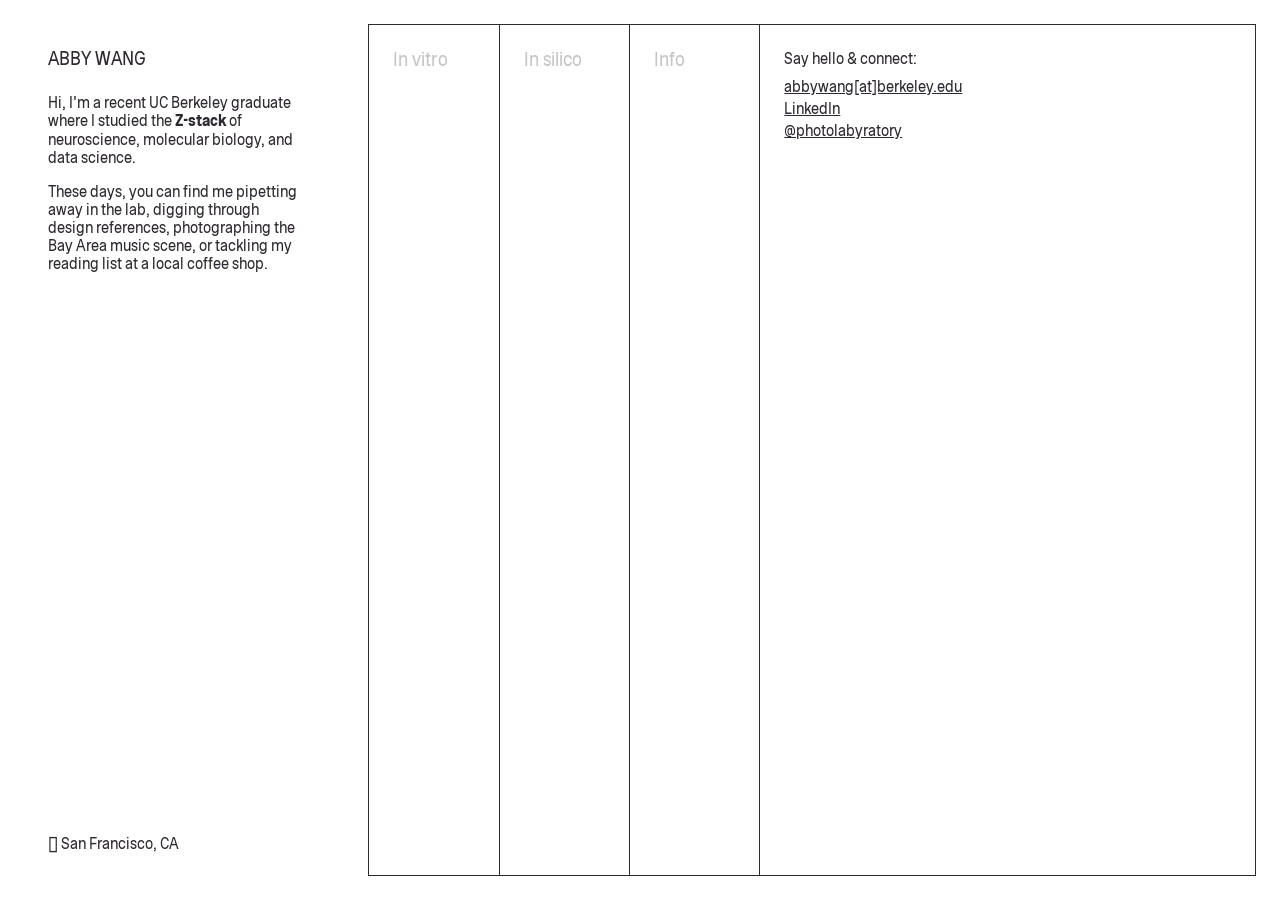
<file: index.html>
<!DOCTYPE html>
<html lang="en">
<head>
<meta charset="UTF-8">
<meta name="viewport" content="width=device-width, initial-scale=1.0">
<title>Abby Wang</title>
<link rel="icon" href="favicon.png" type="image/png">
<link rel="stylesheet" href="css/style.css">
</head>
<body>

<div class="site-frame">

  <!-- Home / bio panel (active on this page) -->
  <div class="panel home-panel active">
    <div class="name">ABBY WANG</div>
    <p>Hi, I'm a recent UC Berkeley graduate where I studied the <strong>Z-stack</strong> of neuroscience, molecular biology, and data science.</p>
    <p>These days, you can find me pipetting away in the lab, digging through design references, photographing the Bay Area music scene, or tackling my reading list at a local coffee shop.</p>
    <div class="footer-note">𖡡 San Francisco, CA</div>
  </div>

  <!-- Accordion: ONE bordered box. Collapsed nav tabs + Say hello are its
       flex children, divided by internal lines (not separate boxes). -->
  <div class="accordion">
    <a class="tab" href="in-vitro.html">
      <span class="tab-label">In vitro</span>
    </a>
    <a class="tab" href="in-silico.html">
      <span class="tab-label">In silico</span>
    </a>
    <a class="tab" href="info.html">
      <span class="tab-label">Info</span>
    </a>

    <!-- Say hello column (static, always full color) -->
    <div class="say-hello-panel">
      <span class="label">Say hello &amp; connect:</span>
      <div class="contact-line"><a class="underline" href="mailto:abbywang@berkeley.edu">abbywang[at]berkeley.edu</a></div>
      <div class="contact-line"><a class="underline" href="https://www.linkedin.com/in/abby-m-wang/">LinkedIn</a></div>
      <div class="contact-line"><a class="underline" href="https://www.instagram.com/photolabyratory/">@photolabyratory</a></div>
    </div>
  </div>

</div>

</body>
</html>
</file>
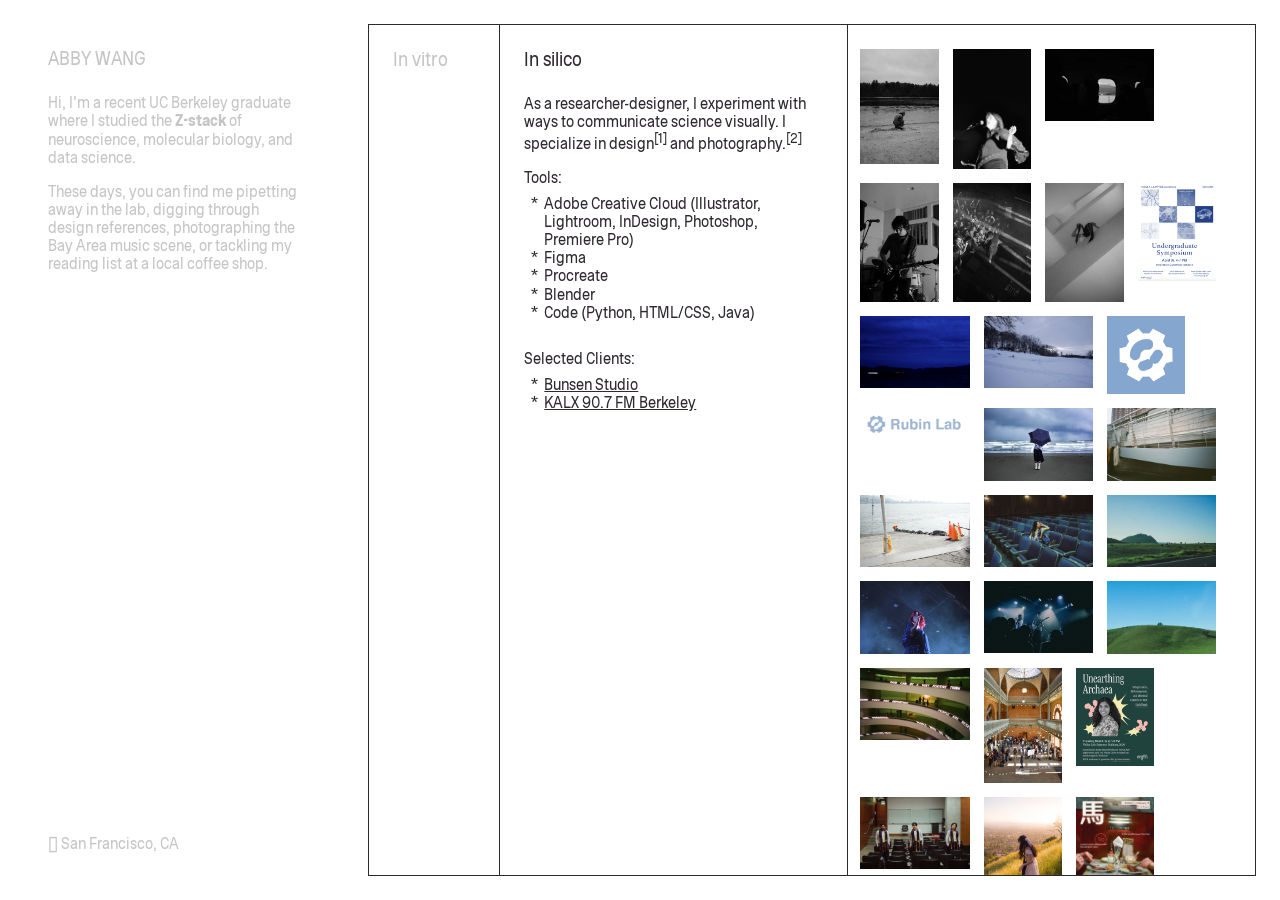
<file: in-silico.html>
<!DOCTYPE html>
<html lang="en">
<head>
<meta charset="UTF-8">
<meta name="viewport" content="width=device-width, initial-scale=1.0">
<title>Abby Wang</title>
<link rel="icon" href="favicon.png" type="image/png">
<link rel="stylesheet" href="css/style.css">
</head>
<body>

<div class="site-frame">

  <!-- Home / bio panel (not active, links back to Home) -->
  <a class="panel home-panel" href="index.html">
    <div class="name">ABBY WANG</div>
    <p>Hi, I'm a recent UC Berkeley graduate where I studied the <strong>Z-stack</strong> of neuroscience, molecular biology, and data science.</p>
    <p>These days, you can find me pipetting away in the lab, digging through design references, photographing the Bay Area music scene, or tackling my reading list at a local coffee shop.</p>
    <div class="footer-note">𖡡 San Francisco, CA</div>
  </a>

  <!-- Accordion nav: In vitro shown collapsed (before active), In silico expanded -->
  <div class="accordion">

    <a class="tab" href="in-vitro.html">
      <span class="tab-label">In vitro</span>
    </a>

    <div class="tab active">
      <div class="tab-content">

        <div class="tab-main sticky-col">
          <h1 class="tab-title">In silico</h1>
          
          <p>As a researcher-designer, I experiment with ways to communicate science visually. I specialize in design<sup><a href="#note1" title="Layout, information, brand, campaign, deck, logo, & web">[1]</a></sup> and photography.<sup><a href="#note2" title="Concert, editorial, food, & street">[2]</a></sup></p>
          <!-- <p>I specialize in design <span style="color: #2E293046;">[editorial, brand, campaign, deck, logo, web]</span> and photography <span style="color: #2E293046;">[concert, editorial, food, street]</span>.</p> -->

          <div class="tab-section">
            <span class="label">Tools:</span>
            <ul>
              <li>Adobe Creative Cloud (Illustrator, Lightroom, InDesign, Photoshop, Premiere Pro)</li>
              <li>Figma</li>
              <li>Procreate</li>
              <li>Blender</li>
              <li>Code (Python, HTML/CSS, Java)</li>
            </ul>
          </div>

          <div class="tab-section">
            <span class="label">Selected Clients:</p></span>
            <ul>
              <li><a class="underline" target="_blank" rel="noopener noreferrer" href="https://www.bunsenstudio.com/">Bunsen Studio</a></li>
              <li><a class="underline" target="_blank" rel="noopener noreferrer" href="https://kalx.berkeley.edu/">KALX 90.7 FM Berkeley</a></li>
            </ul>
          </div>
        </div>

        <!-- Photo gallery: scrolls independently; more placeholder tiles
             load in automatically as you approach the bottom (see js/gallery.js) -->
        <div class="tab-gallery">
          <div class="photo-grid"></div>
          <div class="gallery-sentinel"></div>
        </div>

      </div>
    </div>

    <!-- Info + Say hello are hidden while In silico is expanded -->
  </div>

</div>

<script src="js/gallery.js"></script>
</body>
</html>
</file>
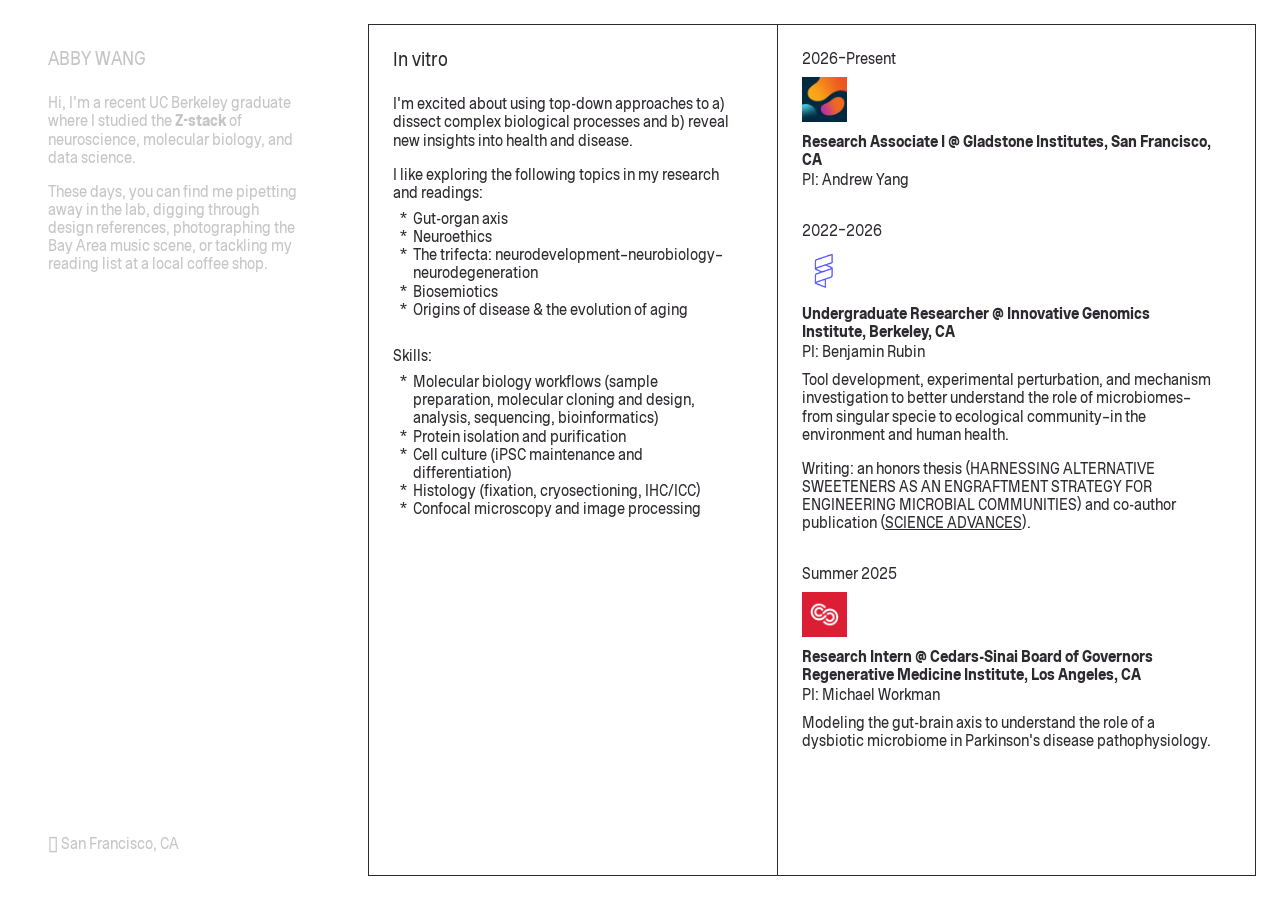
<file: in-vitro.html>
<!DOCTYPE html>
<html lang="en">
<head>
<meta charset="UTF-8">
<meta name="viewport" content="width=device-width, initial-scale=1.0">
<title>Abby Wang</title>
<link rel="icon" href="favicon.png" type="image/png">
<link rel="stylesheet" href="css/style.css">
</head>
<body>

<div class="site-frame">

  <!-- Home / bio panel (not active, links back to Home) -->
  <a class="panel home-panel" href="index.html">
    <div class="name">ABBY WANG</div>
    <p>Hi, I'm a recent UC Berkeley graduate where I studied the <strong>Z-stack</strong> of neuroscience, molecular biology, and data science.</p>
    <p>These days, you can find me pipetting away in the lab, digging through design references, photographing the Bay Area music scene, or tackling my reading list at a local coffee shop.</p>
    <div class="footer-note">𖡡 San Francisco, CA</div>
  </a>

  <!-- Accordion nav: In vitro expanded -->
  <div class="accordion">

    <div class="tab active">
      <div class="tab-content">

        <div class="tab-main">
          <h1 class="tab-title">In vitro</h1>

          <p>I'm excited about using top-down approaches to a) dissect complex biological processes and b) reveal new insights into health and disease.</p>

          <div class="tab-section">
            <span class="label">I like exploring the following topics in my research and readings:</span>
            <ul>
              <li>Gut-organ axis</li>
              <li>Neuroethics</li>
              <li>The trifecta: neurodevelopment&ndash;neurobiology&ndash;neurodegeneration</li>
              <li>Biosemiotics</li>
              <li>Origins of disease &amp; the evolution of aging</li>
            </ul>
          </div>

          <div class="tab-section">
            <span class="label">Skills:</span>
            <ul>
              <li>Molecular biology workflows (sample preparation, molecular cloning and design, analysis, sequencing, bioinformatics)</li>
              <li>Protein isolation and purification</li>
              <li>Cell culture (iPSC maintenance and differentiation)</li>
              <li>Histology (fixation, cryosectioning, IHC/ICC)</li>
              <li>Confocal microscopy and image processing</li>
            </ul>
          </div>
        </div>

        <div class="tab-timeline">

          <div class="timeline-entry">
            <div class="timeline-date">2026&ndash;Present</div>
            <div class="timeline-marker" style="background-image: url('images/gladstone.jpg');"></div>
            <div class="timeline-role">Research Associate I @ Gladstone Institutes, San Francisco, CA</div>
            <div class="timeline-pi">PI: Andrew Yang</div>
          </div>

          <div class="timeline-entry">
            <div class="timeline-date">2022&ndash;2026</div>
            <div class="timeline-marker" style="background-image: url('images/innovative.png');"></div>
            <div class="timeline-role">Undergraduate Researcher @ Innovative Genomics Institute, Berkeley, CA</div>
            <div class="timeline-pi">PI: Benjamin Rubin</div>
            <p class="timeline-desc">Tool development, experimental perturbation, and mechanism investigation to better understand the role of microbiomes&ndash;from singular specie to ecological community&ndash;in the environment and human health.</p>
            <p class="timeline-desc">Writing: an honors thesis (HARNESSING ALTERNATIVE SWEETENERS AS AN ENGRAFTMENT STRATEGY FOR ENGINEERING MICROBIAL COMMUNITIES) and co-author publication (<a class="underline" href="https://www.science.org/doi/10.1126/sciadv.aea1429" target="_blank" rel="noopener">SCIENCE ADVANCES</a>).</p>
          </div>

          <div class="timeline-entry">
            <div class="timeline-date">Summer 2025</div>
            <div class="timeline-marker" style="background-image: url('images/cedars.png');"></div>
            <div class="timeline-role">Research Intern @ Cedars-Sinai Board of Governors Regenerative Medicine Institute, Los Angeles, CA</div>
            <div class="timeline-pi">PI: Michael Workman</div>
            <p class="timeline-desc">Modeling the gut-brain axis to understand the role of a dysbiotic microbiome in Parkinson's disease pathophysiology.</p>
          </div>

        </div>

      </div>
    </div>

    <!-- In silico / Info / Say hello are hidden while In vitro is expanded
         (they only reappear once you go back to Home) -->
  </div>

</div>

</body>
</html>
</file>
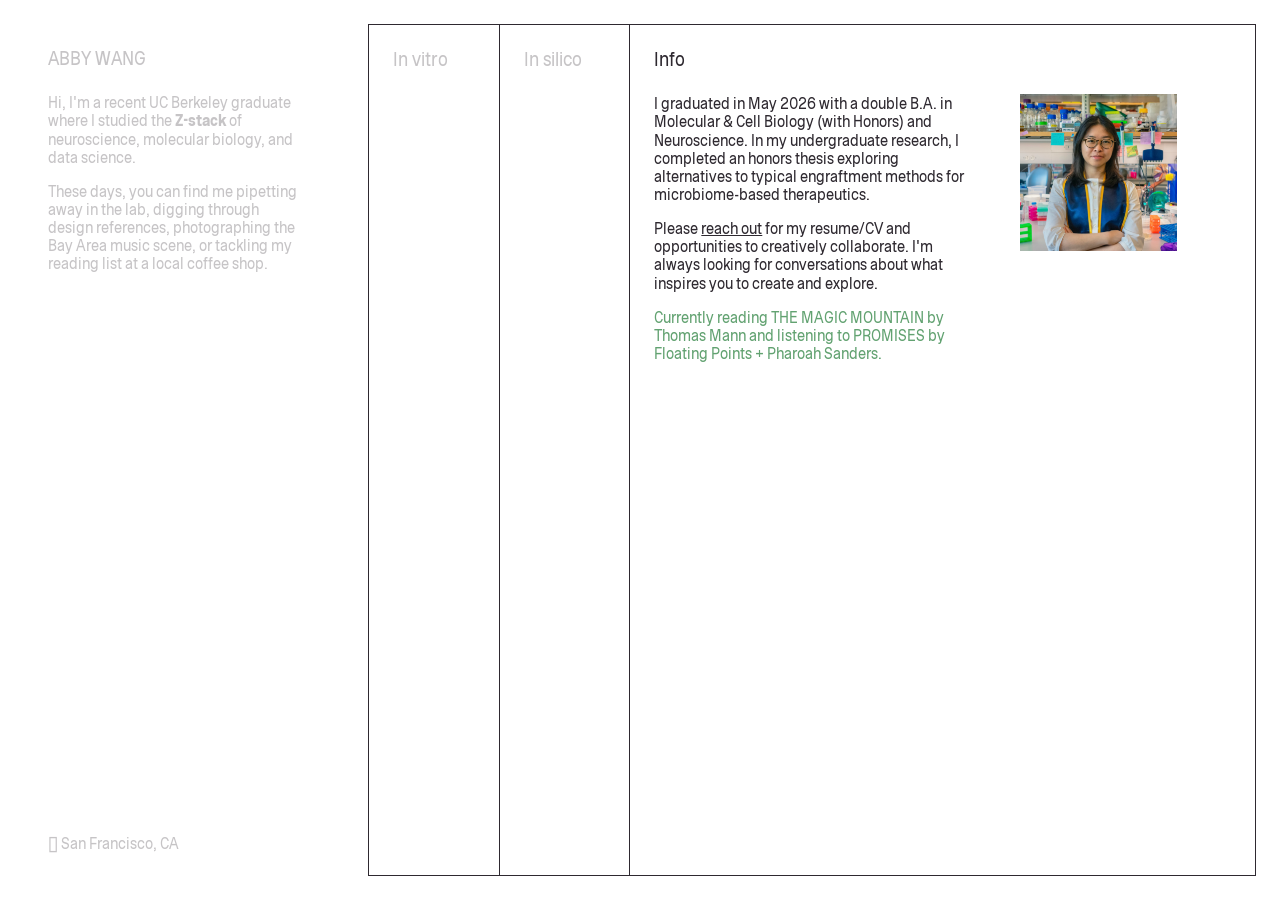
<file: info.html>
<!DOCTYPE html>
<html lang="en">
<head>
<meta charset="UTF-8">
<meta name="viewport" content="width=device-width, initial-scale=1.0">
<title>Abby Wang</title>
<link rel="icon" href="favicon.png" type="image/png">
<link rel="stylesheet" href="css/style.css">
</head>
<body>

<div class="site-frame">

  <!-- Home / bio panel (not active, links back to Home) -->
  <a class="panel home-panel" href="index.html">
    <div class="name">ABBY WANG</div>
    <p>Hi, I'm a recent UC Berkeley graduate where I studied the <strong>Z-stack</strong> of neuroscience, molecular biology, and data science.</p>
    <p>These days, you can find me pipetting away in the lab, digging through design references, photographing the Bay Area music scene, or tackling my reading list at a local coffee shop.</p>
    <div class="footer-note">𖡡 San Francisco, CA</div>
  </a>

  <!-- Accordion nav: In vitro + In silico shown collapsed (before active), Info expanded -->
  <div class="accordion">

    <a class="tab" href="in-vitro.html">
      <span class="tab-label">In vitro</span>
    </a>
    <a class="tab" href="in-silico.html">
      <span class="tab-label">In silico</span>
    </a>

    <div class="tab active">
      <div class="tab-content">

        <div class="tab-main tab-main--full">
          <h1 class="tab-title">Info</h1>

          <div class="info-top">
            <div class="info-text">
              <p>I graduated in May 2026 with a double B.A. in Molecular &amp; Cell Biology (with Honors) and Neuroscience. In my undergraduate research, I completed an honors thesis exploring alternatives to typical engraftment methods for microbiome-based therapeutics.</p>

              <p>Please <a class="underline" href="mailto:abbywang@berkeley.edu">reach out</a> for my resume/CV and opportunities to creatively collaborate. I'm always looking for conversations about what inspires you to create and explore.</p>
            
              <p style="color: #62a271;">Currently reading THE MAGIC MOUNTAIN by Thomas Mann and listening to PROMISES by Floating Points + Pharoah Sanders.</p>
            </div>

            <div class="tab-photo-col">
              <div class="tab-photo"><img src="images/profile.jpg" alt="Profile photo"></div>
            </div>
          </div>

          <!-- <div class="tab-gap"></div> -->
        </div>

      </div>
    </div>

    <!-- Say hello is hidden while Info is expanded -->
  </div>

</div>

</body>
</html>
</file>
<file: css/style.css>
/* ============================================================
   Abby Wang — portfolio site
   Font: Cossette Texte (self-hosted, see fonts/)
   Text color: #2E2930   Hover/unselected color: #2E293046
   ============================================================ */

/* Self-hosted — no external font CDN, so no network dependency and no
   flash/swap/jitter between pages. Only Regular (400) and Bold (700)
   exist for this typeface, so every weight below maps to one of the two. */
@font-face {
  font-family: 'Cossette Texte';
  src: url('../fonts/CossetteTexte-Regular.ttf') format('truetype');
  font-weight: 400;
  font-style: normal;
  font-display: block;
}

@font-face {
  font-family: 'Cossette Texte';
  src: url('../fonts/CossetteTexte-Bold.ttf') format('truetype');
  font-weight: 700;
  font-style: normal;
  font-display: block;
}

:root {
  --text-color: #2E2930;
  --muted-color: #2E293046; /* "hover" color: same hue at ~27% opacity */
  --font-body: 'Cossette Texte', -apple-system, BlinkMacSystemFont, 'Helvetica Neue', Arial, sans-serif;

  --home-width: 26%;
  --tab-collapsed-width: 130px;

  --box-gap: 24px;
  --pad: 24px; /* inset from every box edge (top/bottom/left/right) —
                  text sits close to the border, matching the Figma spec */
}

* { box-sizing: border-box; }

html, body {
  margin: 0;
  padding: 0;
  height: 100%;
  overflow: hidden; /* the frame is fixed to the viewport; individual
                       columns scroll internally instead of the page */
  -webkit-text-size-adjust: 100%; /* stop Safari/WebKit from auto-boosting
                                      font size based on each column's width
                                      — without this, the same font-size
                                      renders at different apparent sizes
                                      on pages whose text columns are
                                      narrower or wider than the home page */
  text-size-adjust: 100%;
}

body {
  font-family: var(--font-body);
  color: var(--text-color);
  font-size: 15px;
  line-height: 1.211; /* 121.1% */
  letter-spacing: 0;
  -webkit-font-smoothing: antialiased;
}

a, h1, h2, h3, ul, li, span, div, p {
  font-family: inherit;
  letter-spacing: inherit;
  overflow-wrap: break-word; /* long unbroken runs (e.g. the en-dash-joined
                                "Neurodevelopment–neurobiology–neurodegeneration"
                                on In vitro) wrap instead of pushing past the
                                box edge as the column narrows */
}

a {
  text-decoration: none;
  color: inherit;
}

/* Default link hover: fade to the muted/transparent color, same target
   color the nav tabs use. More specific rules below (.tab, .home-panel)
   override this with their own hover behavior. */
a:hover {
  color: var(--muted-color);
}

ul {
  margin: 0;
  padding-left: 1.2em;
  list-style-type: "* ";
}

li {
  padding-left: 2px;
}

p {
  margin: 0 0 16px 0;
}

p:last-child {
  margin-bottom: 0;
}

.underline {
  text-decoration: underline;
}

/* ------------------------------------------------------------
   Overall frame — fixed to the viewport height so the rectangle
   is identical on every page; no box ever grows/shrinks with
   content, and the page itself never scrolls (columns that have
   more content than fits scroll internally instead — see below)
   ------------------------------------------------------------ */

.site-frame {
  display: flex;
  align-items: stretch;
  height: 100vh;
  gap: var(--box-gap);
  padding: var(--box-gap);
}

/* Bio panel — no border, just text (own column, no box) */
.panel {
  padding: var(--pad);
  display: flex;
  flex-direction: column;
  min-height: 0;
  overflow-y: auto;
  scrollbar-gutter: stable; /* always reserve scrollbar space so text
                               doesn't shift when it appears/disappears
                               between pages with different content length */
}

/* Home / bio panel */
.home-panel {
  flex: 0 0 var(--home-width);
  min-width: 240px;
  color: var(--muted-color);
}

.home-panel.active {
  color: var(--text-color);
}

a.home-panel:hover {
  color: var(--text-color);
}

.home-panel .name {
  font-weight: 400;
  font-size: 17.5px; /* keeps the 21:18 heading:body ratio at the new 15px body size */
  margin-bottom: 24px;
}

.home-panel .footer-note {
  margin-top: auto;
  padding-top: 24px;
}

/* ------------------------------------------------------------
   Accordion — ONE bordered box. Collapsed tabs, the active
   tab's content, and (on Home) the Say hello column all live
   inside it as flex children, separated by 1px divider lines
   instead of separate boxes with gaps between them.
   ------------------------------------------------------------ */

.accordion {
  display: flex;
  flex: 1 1 auto;
  min-width: 0;
  min-height: 0;
  border: 1px solid var(--text-color);
  overflow: hidden; /* content that scrolls internally is clipped at this border */
}

.accordion > * + * {
  border-left: 1px solid var(--text-color);
}

.tab {
  flex: 0 0 var(--tab-collapsed-width);
  padding: var(--pad); /* matches the padding of the expanded content
                          columns, so a tab's label doesn't jump sideways
                          when it expands */
  color: var(--muted-color);
}

a.tab:hover {
  color: var(--text-color);
}

.tab.active {
  flex: 1 1 auto;
  min-width: 0;
  min-height: 0;
  color: var(--text-color);
  padding: 0;
  display: flex;
}

.tab-label {
  font-weight: 400;
  font-size: 17.5px; /* nav labels read at the same size as the page
                        titles/name heading, not the 15px body copy */
}

/* Expanded tab content: internal columns divided by a line, not separate boxes */
.tab-content {
  display: flex;
  flex: 1 1 auto;
  min-width: 0;
  min-height: 0;
}

.tab-content > * + * {
  border-left: 1px solid var(--text-color);
}

.tab-main {
  flex: 0 0 46%;
  padding: var(--pad);
  min-width: 0;
  min-height: 0;
  overflow-y: auto;
  scrollbar-gutter: stable;
}

/* Info page: single full-width column instead of the 46% split */
.tab-main--full {
  flex: 1 1 auto;
}

.info-top {
  display: flex;
  align-items: flex-start;
  gap: 30px;
}

.info-text {
  flex: 1 1 auto;
  min-width: 0;
}

.tab-timeline {
  flex: 1 1 auto;
  padding: var(--pad);
  min-width: 0;
  min-height: 0;
  overflow-y: auto;
  scrollbar-gutter: stable;
}

/* In silico: the ONLY part of the page that scrolls. Fixed height (from
   the box above), internal scroll — new photos load and old ones slip
   behind the box border instead of the whole page growing/scrolling. */
.tab-gallery {
  flex: 1 1 auto;
  padding: var(--pad) var(--pad) var(--pad) 12px; /* tighter left inset —
                                                      the divider line already
                                                      separates it from the
                                                      text column, so a full
                                                      pad here reads as too
                                                      big a horizontal gap */
  min-width: 0;
  min-height: 0;
  overflow-y: auto;
  scrollbar-gutter: stable;
}

.photo-grid {
  display: grid;
  grid-template-columns: repeat(12, 1fr);
  gap: 14px;
  min-width: 0;
}

/*.photo-item {
}*/

.photo-item img {
  width: 100%;
  height: auto;
  display: block;
}

/* 4 per row */ .photo-item.portrait  { grid-column: span 3;  }
/* 3 per row */ .photo-item.landscape { grid-column: span 4;  }
/* 2 per row */ .photo-item.wide      { grid-column: span 6;  }
/* 1 per row */ .photo-item.panoramic { grid-column: span 12; }

.gallery-sentinel {
  height: 1px;
}

/* Info: single photo next to the text column */
.tab-photo-col {
  flex: 0 0 220px;
  min-height: 0;
  padding: 0 var(--pad) var(--pad) var(--pad); /* no top padding so the photo's
                                                   top edge lines up with the
                                                   first paragraph, not sit
                                                   lower than it */
  overflow-y: auto;
  scrollbar-gutter: stable;
}

.tab-photo {
  width: 100%;
  aspect-ratio: 1 / 1;
  background: var(--muted-color);
  overflow: hidden;
}

.tab-photo img {
  width: 100%;
  height: 100%;
  object-fit: cover;
  display: block;
}

.tab-gap {
  height: 220px;
}

.tab-title {
  font-weight: 400;
  font-size: 17.5px; /* keeps the 21:18 heading:body ratio at the new 15px body size */
  margin: 0 0 24px 0;
}

.tab-section {
  margin-bottom: 28px;
}

.tab-section:last-child {
  margin-bottom: 0;
}

.tab-section .label {
  font-weight: 400;
  margin-bottom: 8px;
  display: block;
}

/* Timeline entries */
.timeline-entry {
  margin-bottom: 32px;
}

.timeline-entry:last-child {
  margin-bottom: 0;
}

.timeline-date {
  margin-bottom: 10px;
  font-weight: 400;
}

.timeline-marker {
  width: 45px;
  height: 45px;
  background-size: cover;
  background-position: center;
  background-repeat: no-repeat;
  margin-bottom: 10px;
}

.timeline-role {
  font-weight: 700;
  margin-bottom: 2px;
}

.timeline-pi {
  margin-bottom: 10px;
}

.timeline-desc {
  margin-top: 10px;
}

/* Placeholder content (In silico / Info until real designs arrive) */
.placeholder-note {
  color: var(--muted-color);
  font-style: italic;
}

/* ------------------------------------------------------------
   Say hello column — 4th column inside the accordion box on
   Home only; static info, always full color, no separate border
   ------------------------------------------------------------ */

.say-hello-panel {
  flex: 1 1 auto;
  min-width: 220px;
  min-height: 0;
  padding: var(--pad);
  color: var(--text-color);
  overflow-y: auto;
  scrollbar-gutter: stable;
}

.say-hello-panel .label {
  font-weight: 400;
  margin-bottom: 10px;
  display: block;
}

.say-hello-panel .contact-line {
  margin-bottom: 4px;
}

/* ------------------------------------------------------------
   Responsive: stack everything on smaller screens.
   Divider lines rotate from border-left to border-top so the
   single-box-with-dividers look holds once columns stack.
   ------------------------------------------------------------ */

@media (max-width: 860px) {
  .tab-content {
    flex-direction: column;
  }

  .tab-content > * + * {
    border-left: none;
    border-top: 1px solid var(--text-color);
  }

  .photo-grid {
    grid-template-columns: repeat(6, 1fr);
  }

  .tab-photo-col {
    flex: 0 0 auto;
    width: 160px;
  }
}

@media (max-width: 700px) {
  /* Small screens: drop the fixed-viewport rectangle and let the page
     scroll normally — a rigid, non-scrolling frame doesn't work once
     everything is stacked in one column. */
  html, body {
    height: auto;
    overflow: visible;
  }

  .site-frame {
    height: auto;
    flex-direction: column;
    gap: 16px;
    padding: 16px;
  }

  .panel,
  .tab-main,
  .tab-timeline,
  .tab-gallery,
  .tab-photo-col,
  .say-hello-panel {
    overflow: visible;
  }

  .panel {
    flex: none;
    min-width: 0;
  }

  .accordion {
    flex-direction: column;
    margin: 0 var(--pad);
  }

  .accordion > * + * {
    border-left: none;
    border-top: 1px solid var(--text-color);
  }

  .tab {
    flex: none;
  }

  .tab.active {
    display: block;
    padding: 0;
  }

  .photo-grid {
    grid-template-columns: repeat(4, 1fr);
  }

  .photo-item.portrait,
  .photo-item.landscape { grid-column: span 2; }

  .photo-item.wide,
  .photo-item.panoramic { grid-column: span 4; }

  .tab-gap {
    height: 0;
  }

  .info-top {
    flex-direction: column;
    gap: 16px;
    margin-bottom: 16px;
  }

  .tab-photo-col {
    width: 160px;
    padding: 0;
  }

  /* Home header: name + location share one row, bio paragraphs wrap to
     full-width lines below, and "Say hello" moves back into normal flow
     instead of being pinned to the bottom of the column. */
  .home-panel {
    flex-direction: row;
    flex-wrap: wrap;
    justify-content: space-between;
    align-items: baseline;
    padding-bottom: 8px;
  }

  .home-panel .name {
    order: 0;
  }

  .home-panel .footer-note {
    order: 1;
    margin-top: 0;
    padding-top: 0;
  }

  .home-panel p {
    order: 2;
    flex: 1 1 100%;
  }

  .home-panel p:first-of-type {
    margin-top: 48px;
  }
}
</file>
